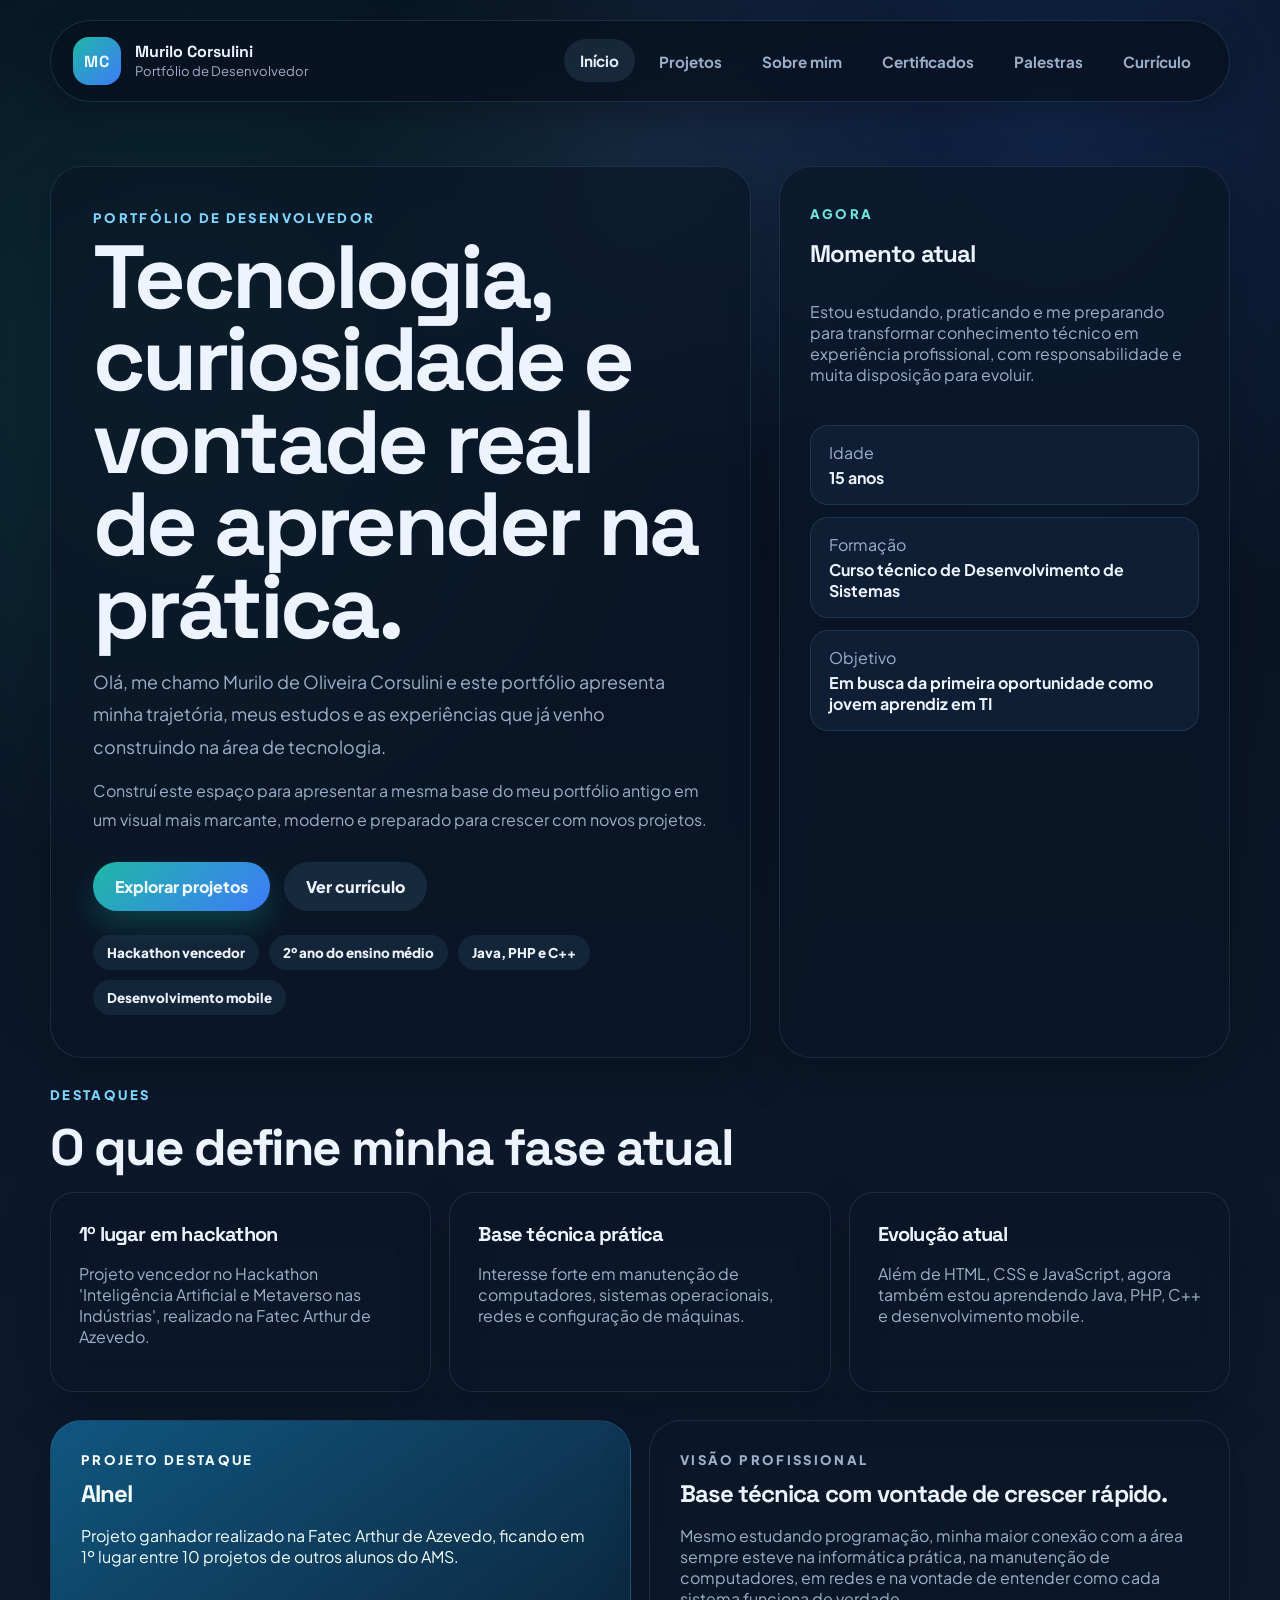
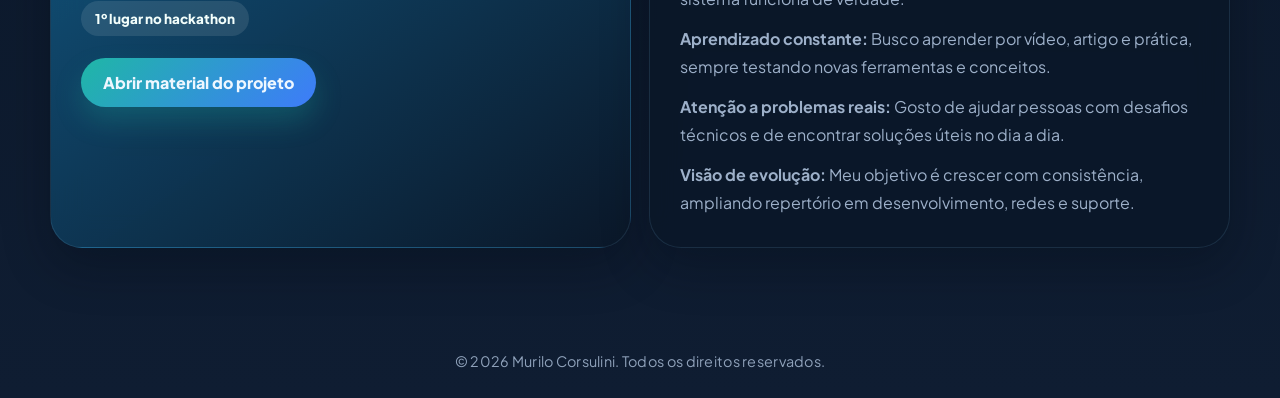
<file: index.html>
<!DOCTYPE html>
<html lang="pt-BR">
<head>
  <meta charset="UTF-8">
  <meta name="viewport" content="width=device-width, initial-scale=1.0">
  <meta name="author" content="Murilo Corsulini">
  <meta name="copyright" content="Murilo Corsulini">
  <meta name="theme-color" content="#07111f">
  <meta name="color-scheme" content="dark">
  <meta name="robots" content="index, follow">
  <meta
    name="description"
    content="Portfólio de Murilo de Oliveira Corsulini, estudante de Desenvolvimento de Sistemas com foco em informática prática, manutenção e tecnologia."
  >
  <title>Murilo Corsulini | Portfólio</title>
  <link rel="preconnect" href="https://fonts.googleapis.com">
  <link rel="preconnect" href="https://fonts.gstatic.com" crossorigin>
  <link href="https://fonts.googleapis.com/css2?family=Plus+Jakarta+Sans:wght@400;500;700;800&family=Space+Grotesk:wght@500;700&display=swap" rel="stylesheet">
  <link rel="stylesheet" href="styles.css">
</head>
<body data-page="home">
  <div class="spotlight" aria-hidden="true"></div>
  <div class="site-shell">
    <header class="site-header" data-site-header></header>
    <main class="page-root" data-page-root>
      <noscript class="noscript-banner">Ative o JavaScript para visualizar este portfólio completo.</noscript>
    </main>
    <footer class="site-footer" data-site-footer></footer>
  </div>
  <script src="content.js"></script>
  <script src="script.js"></script>
</body>
</html>
</file>
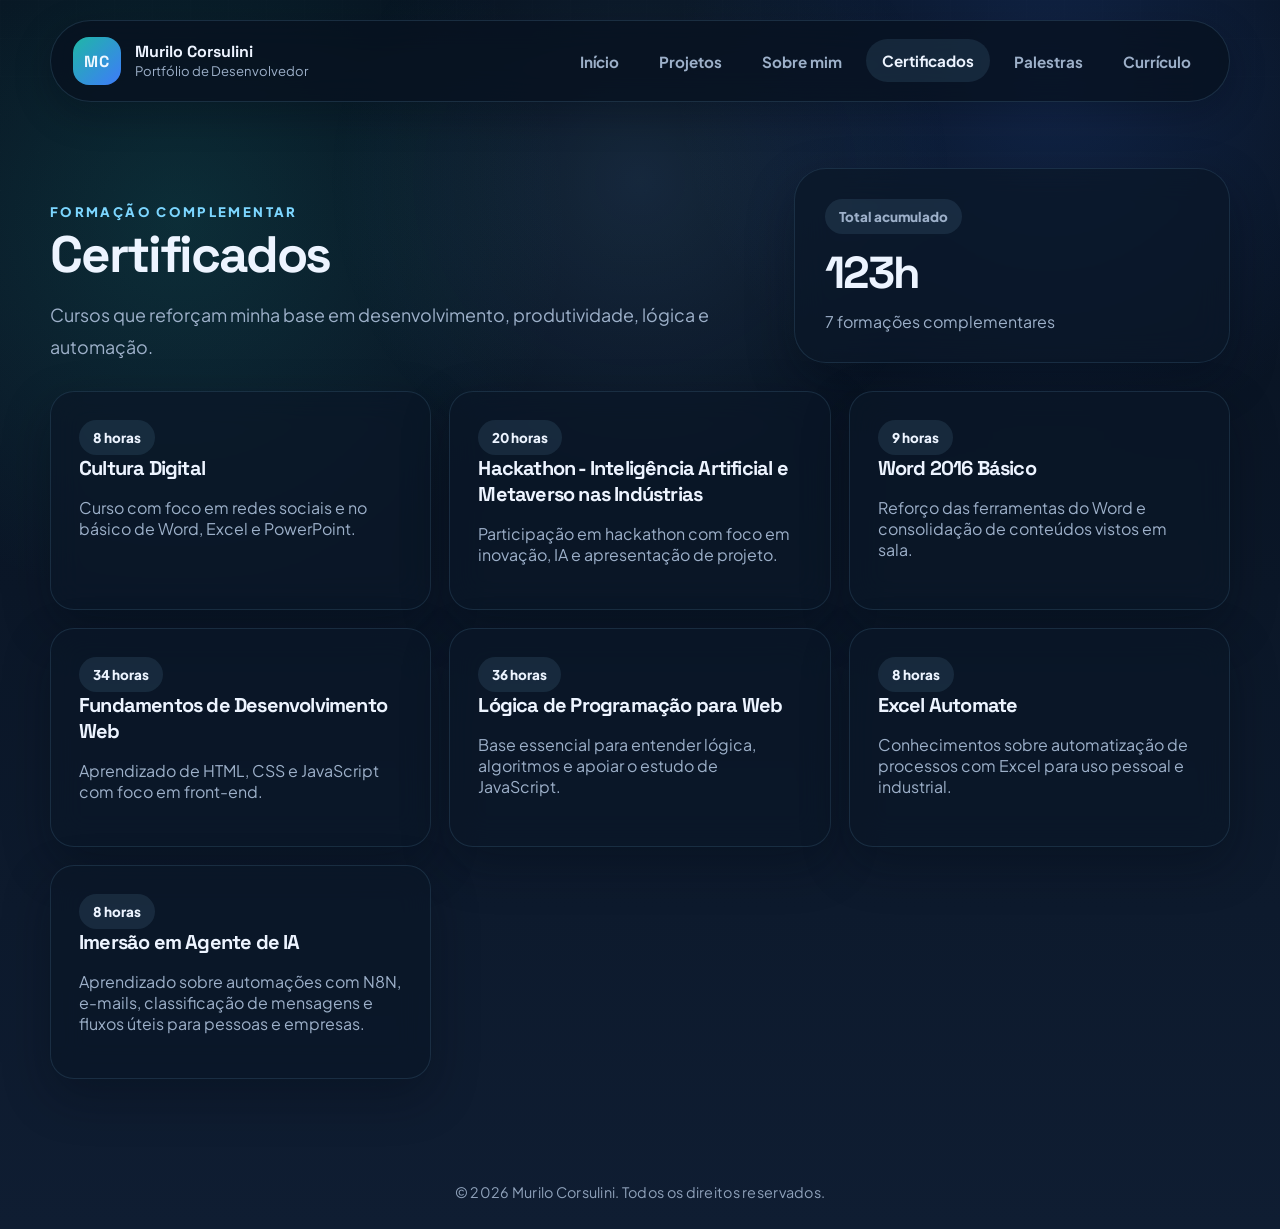
<file: certificados.html>
<!DOCTYPE html>
<html lang="pt-BR">
<head>
  <meta charset="UTF-8">
  <meta name="viewport" content="width=device-width, initial-scale=1.0">
  <meta name="author" content="Murilo Corsulini">
  <meta name="copyright" content="Murilo Corsulini">
  <meta name="theme-color" content="#07111f">
  <meta name="color-scheme" content="dark">
  <meta name="robots" content="index, follow">
  <meta
    name="description"
    content="Certificados e formações complementares de Murilo Corsulini em desenvolvimento web, lógica, IA e produtividade."
  >
  <title>Certificados | Murilo Corsulini</title>
  <link rel="preconnect" href="https://fonts.googleapis.com">
  <link rel="preconnect" href="https://fonts.gstatic.com" crossorigin>
  <link href="https://fonts.googleapis.com/css2?family=Plus+Jakarta+Sans:wght@400;500;700;800&family=Space+Grotesk:wght@500;700&display=swap" rel="stylesheet">
  <link rel="stylesheet" href="styles.css">
</head>
<body data-page="certificates">
  <div class="spotlight" aria-hidden="true"></div>
  <div class="site-shell">
    <header class="site-header" data-site-header></header>
    <main class="page-root" data-page-root>
      <noscript class="noscript-banner">Ative o JavaScript para visualizar este portfólio completo.</noscript>
    </main>
    <footer class="site-footer" data-site-footer></footer>
  </div>
  <script src="content.js"></script>
  <script src="script.js"></script>
</body>
</html>
</file>
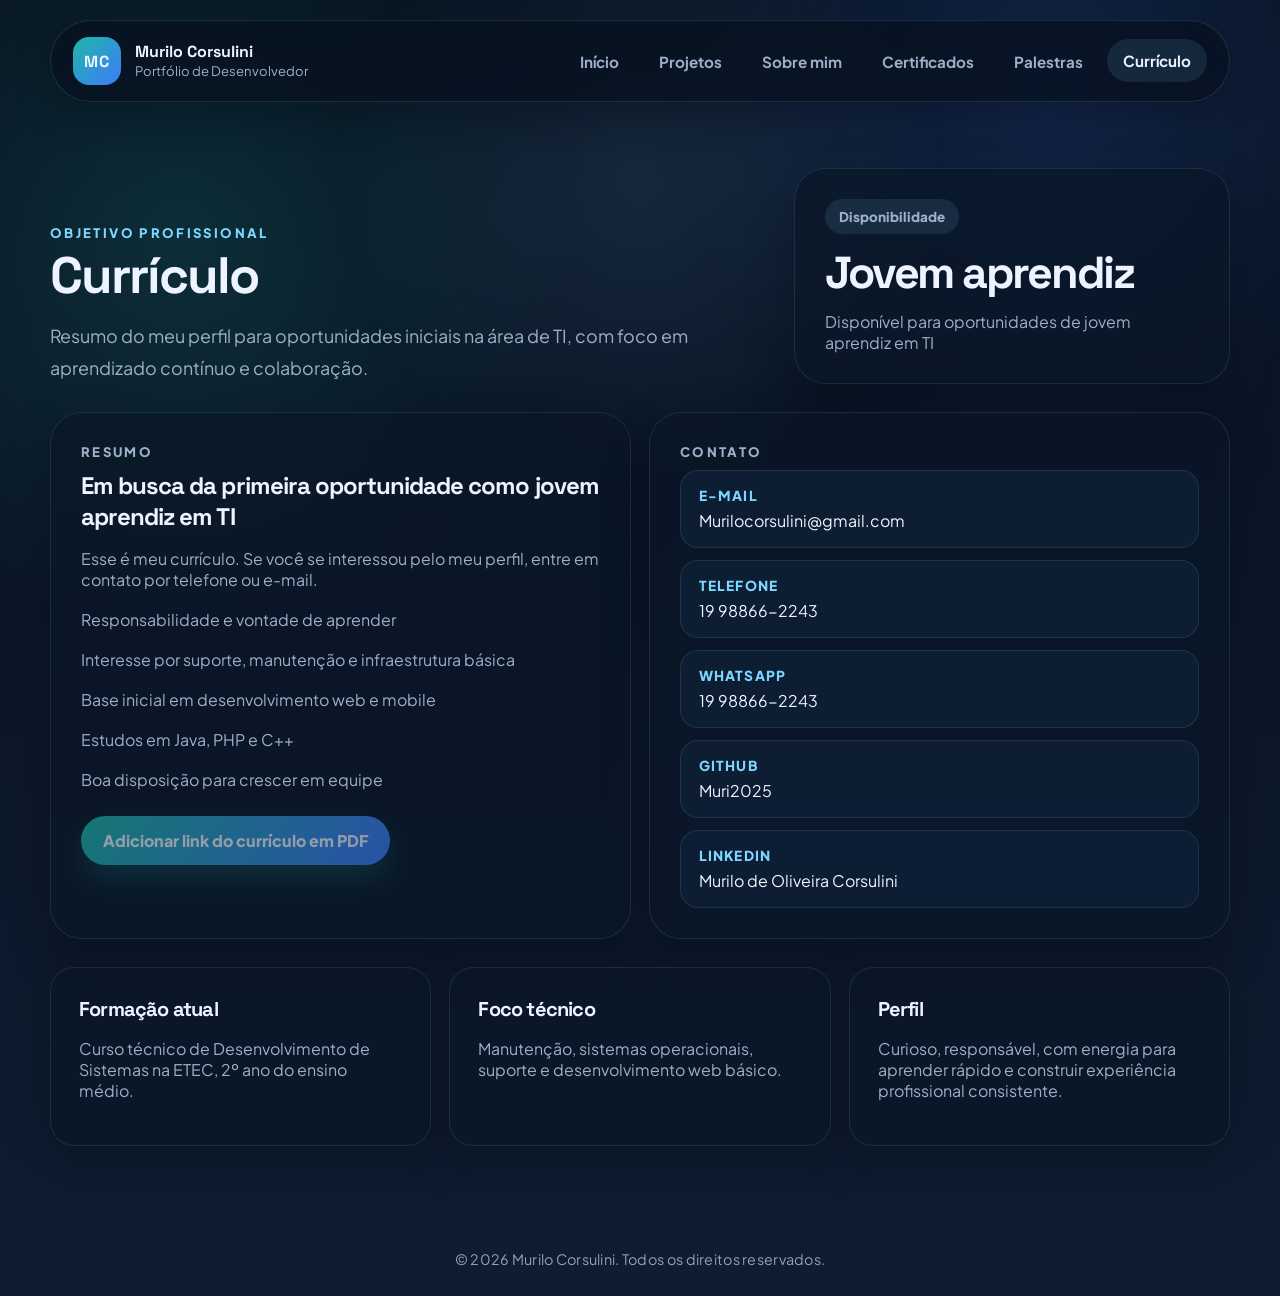
<file: curriculo.html>
<!DOCTYPE html>
<html lang="pt-BR">
<head>
  <meta charset="UTF-8">
  <meta name="viewport" content="width=device-width, initial-scale=1.0">
  <meta name="author" content="Murilo Corsulini">
  <meta name="copyright" content="Murilo Corsulini">
  <meta name="theme-color" content="#07111f">
  <meta name="color-scheme" content="dark">
  <meta name="robots" content="index, follow">
  <meta
    name="description"
    content="Currículo e objetivos profissionais de Murilo Corsulini, com foco em jovem aprendiz na área de tecnologia."
  >
  <title>Currículo | Murilo Corsulini</title>
  <link rel="preconnect" href="https://fonts.googleapis.com">
  <link rel="preconnect" href="https://fonts.gstatic.com" crossorigin>
  <link href="https://fonts.googleapis.com/css2?family=Plus+Jakarta+Sans:wght@400;500;700;800&family=Space+Grotesk:wght@500;700&display=swap" rel="stylesheet">
  <link rel="stylesheet" href="styles.css">
</head>
<body data-page="resume">
  <div class="spotlight" aria-hidden="true"></div>
  <div class="site-shell">
    <header class="site-header" data-site-header></header>
    <main class="page-root" data-page-root>
      <noscript class="noscript-banner">Ative o JavaScript para visualizar este portfólio completo.</noscript>
    </main>
    <footer class="site-footer" data-site-footer></footer>
  </div>
  <script src="content.js"></script>
  <script src="script.js"></script>
</body>
</html>
</file>
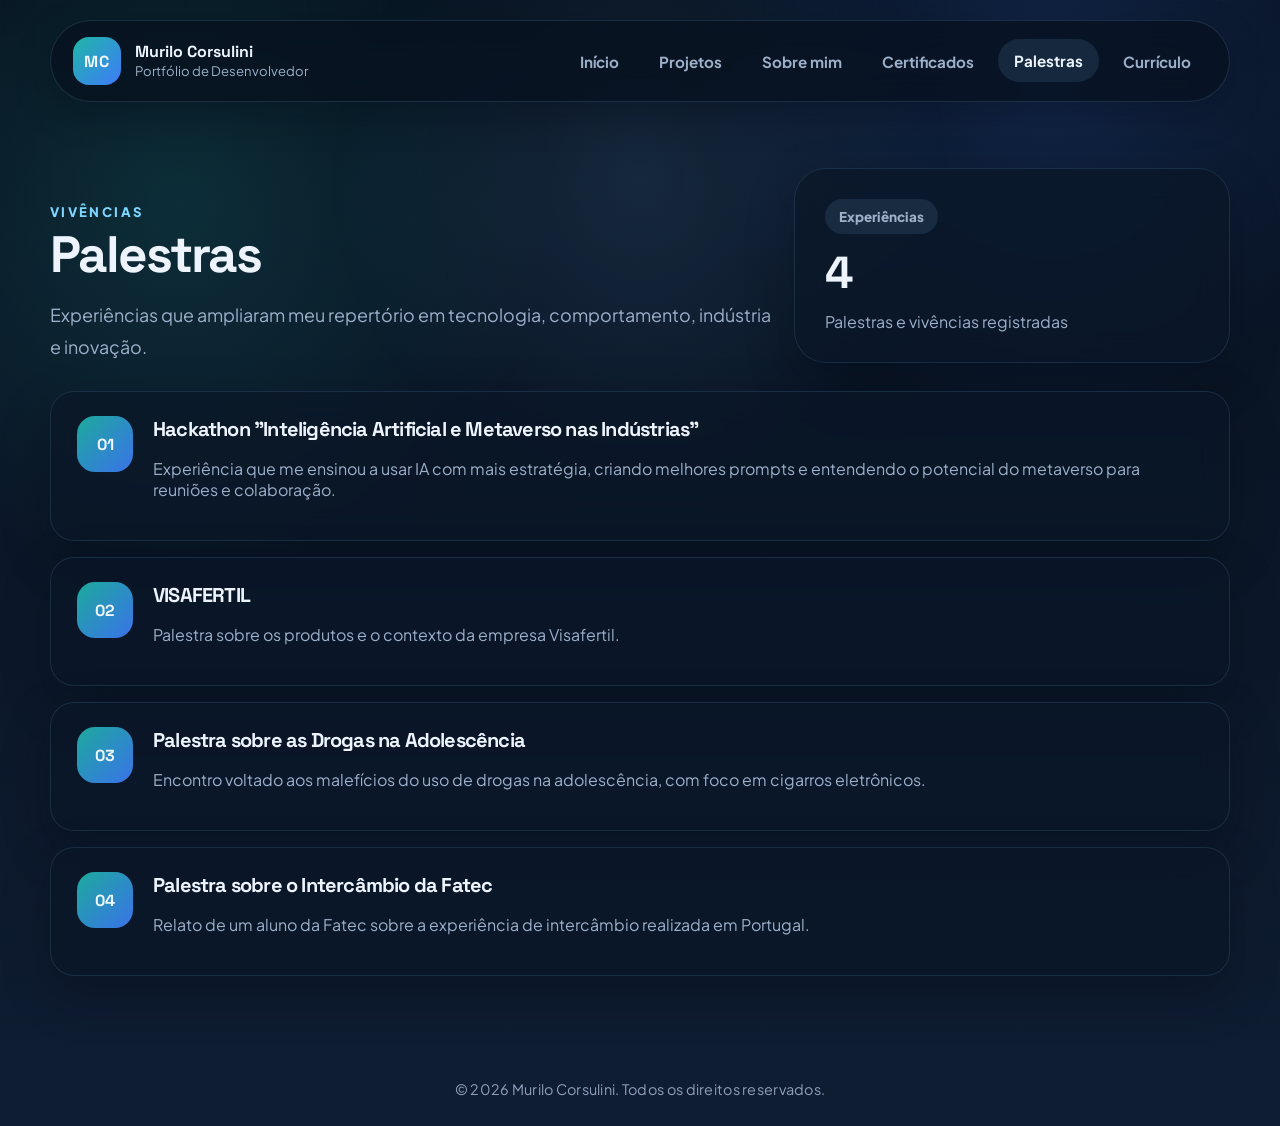
<file: palestras.html>
<!DOCTYPE html>
<html lang="pt-BR">
<head>
  <meta charset="UTF-8">
  <meta name="viewport" content="width=device-width, initial-scale=1.0">
  <meta name="author" content="Murilo Corsulini">
  <meta name="copyright" content="Murilo Corsulini">
  <meta name="theme-color" content="#07111f">
  <meta name="color-scheme" content="dark">
  <meta name="robots" content="index, follow">
  <meta
    name="description"
    content="Palestras e experiências que contribuíram para a formação de Murilo Corsulini em tecnologia, IA e desenvolvimento pessoal."
  >
  <title>Palestras | Murilo Corsulini</title>
  <link rel="preconnect" href="https://fonts.googleapis.com">
  <link rel="preconnect" href="https://fonts.gstatic.com" crossorigin>
  <link href="https://fonts.googleapis.com/css2?family=Plus+Jakarta+Sans:wght@400;500;700;800&family=Space+Grotesk:wght@500;700&display=swap" rel="stylesheet">
  <link rel="stylesheet" href="styles.css">
</head>
<body data-page="talks">
  <div class="spotlight" aria-hidden="true"></div>
  <div class="site-shell">
    <header class="site-header" data-site-header></header>
    <main class="page-root" data-page-root>
      <noscript class="noscript-banner">Ative o JavaScript para visualizar este portfólio completo.</noscript>
    </main>
    <footer class="site-footer" data-site-footer></footer>
  </div>
  <script src="content.js"></script>
  <script src="script.js"></script>
</body>
</html>
</file>
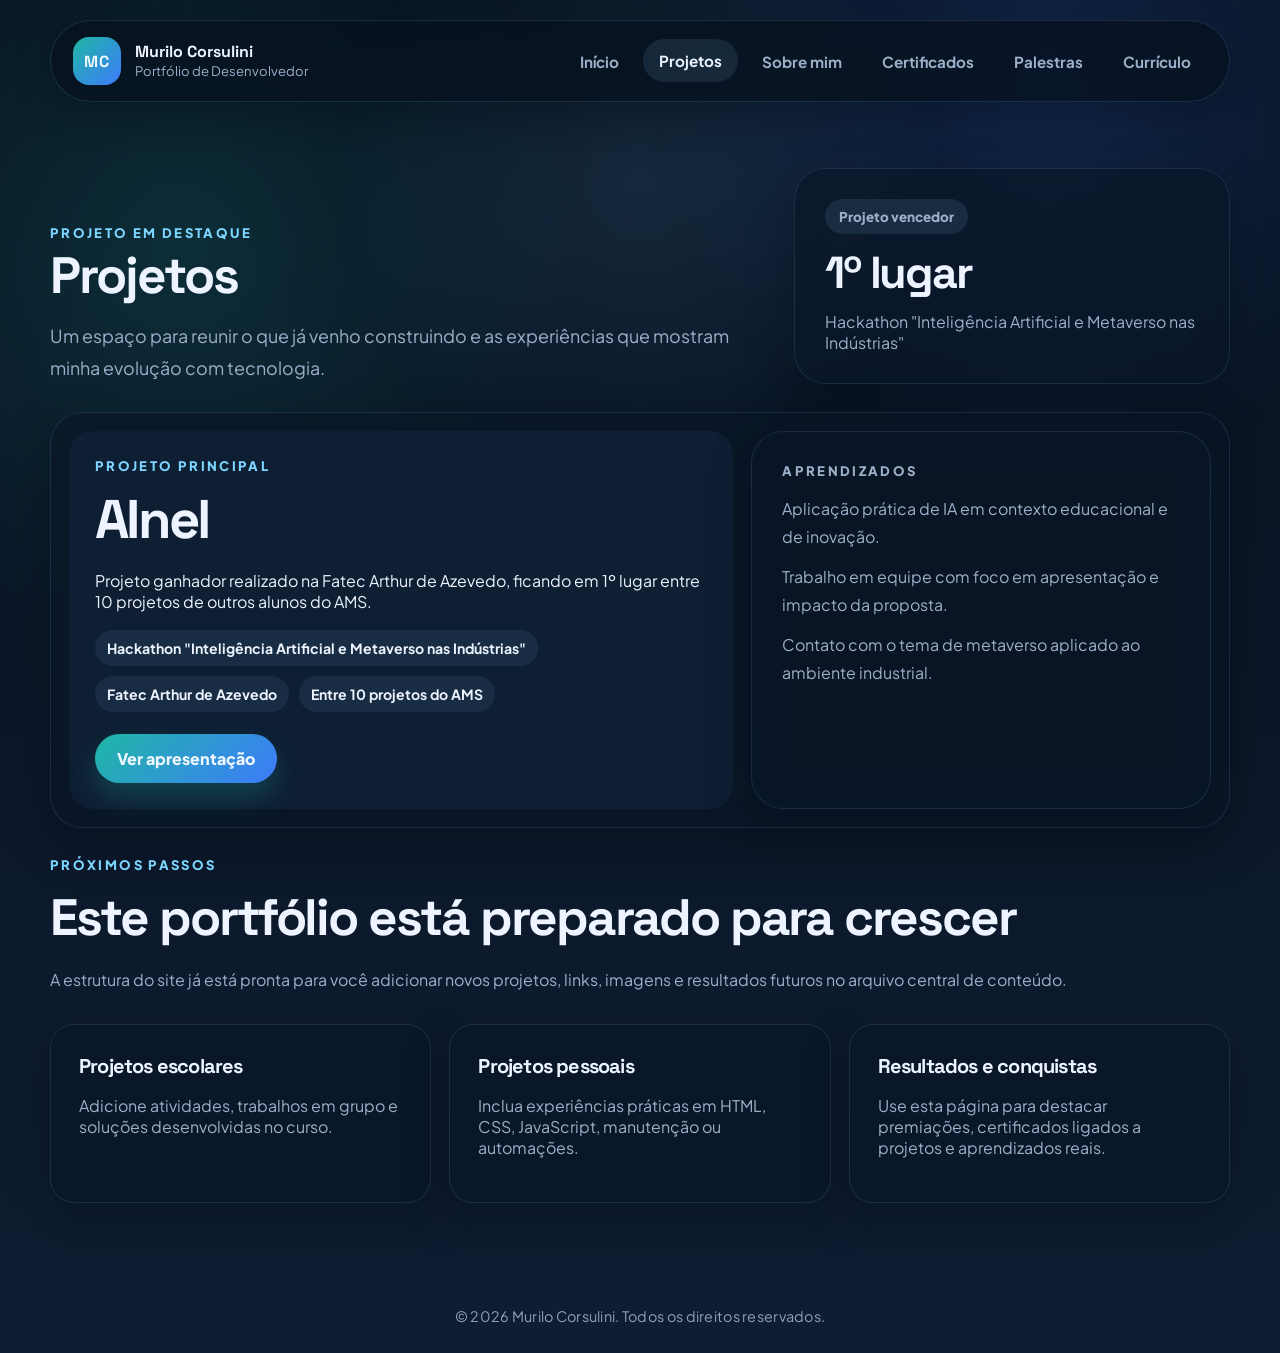
<file: projetos.html>
<!DOCTYPE html>
<html lang="pt-BR">
<head>
  <meta charset="UTF-8">
  <meta name="viewport" content="width=device-width, initial-scale=1.0">
  <meta name="author" content="Murilo Corsulini">
  <meta name="copyright" content="Murilo Corsulini">
  <meta name="theme-color" content="#07111f">
  <meta name="color-scheme" content="dark">
  <meta name="robots" content="index, follow">
  <meta
    name="description"
    content="Projetos desenvolvidos por Murilo Corsulini, incluindo o projeto vencedor do Hackathon de Inteligência Artificial e Metaverso."
  >
  <title>Projetos | Murilo Corsulini</title>
  <link rel="preconnect" href="https://fonts.googleapis.com">
  <link rel="preconnect" href="https://fonts.gstatic.com" crossorigin>
  <link href="https://fonts.googleapis.com/css2?family=Plus+Jakarta+Sans:wght@400;500;700;800&family=Space+Grotesk:wght@500;700&display=swap" rel="stylesheet">
  <link rel="stylesheet" href="styles.css">
</head>
<body data-page="projects">
  <div class="spotlight" aria-hidden="true"></div>
  <div class="site-shell">
    <header class="site-header" data-site-header></header>
    <main class="page-root" data-page-root>
      <noscript class="noscript-banner">Ative o JavaScript para visualizar este portfólio completo.</noscript>
    </main>
    <footer class="site-footer" data-site-footer></footer>
  </div>
  <script src="content.js"></script>
  <script src="script.js"></script>
</body>
</html>
</file>
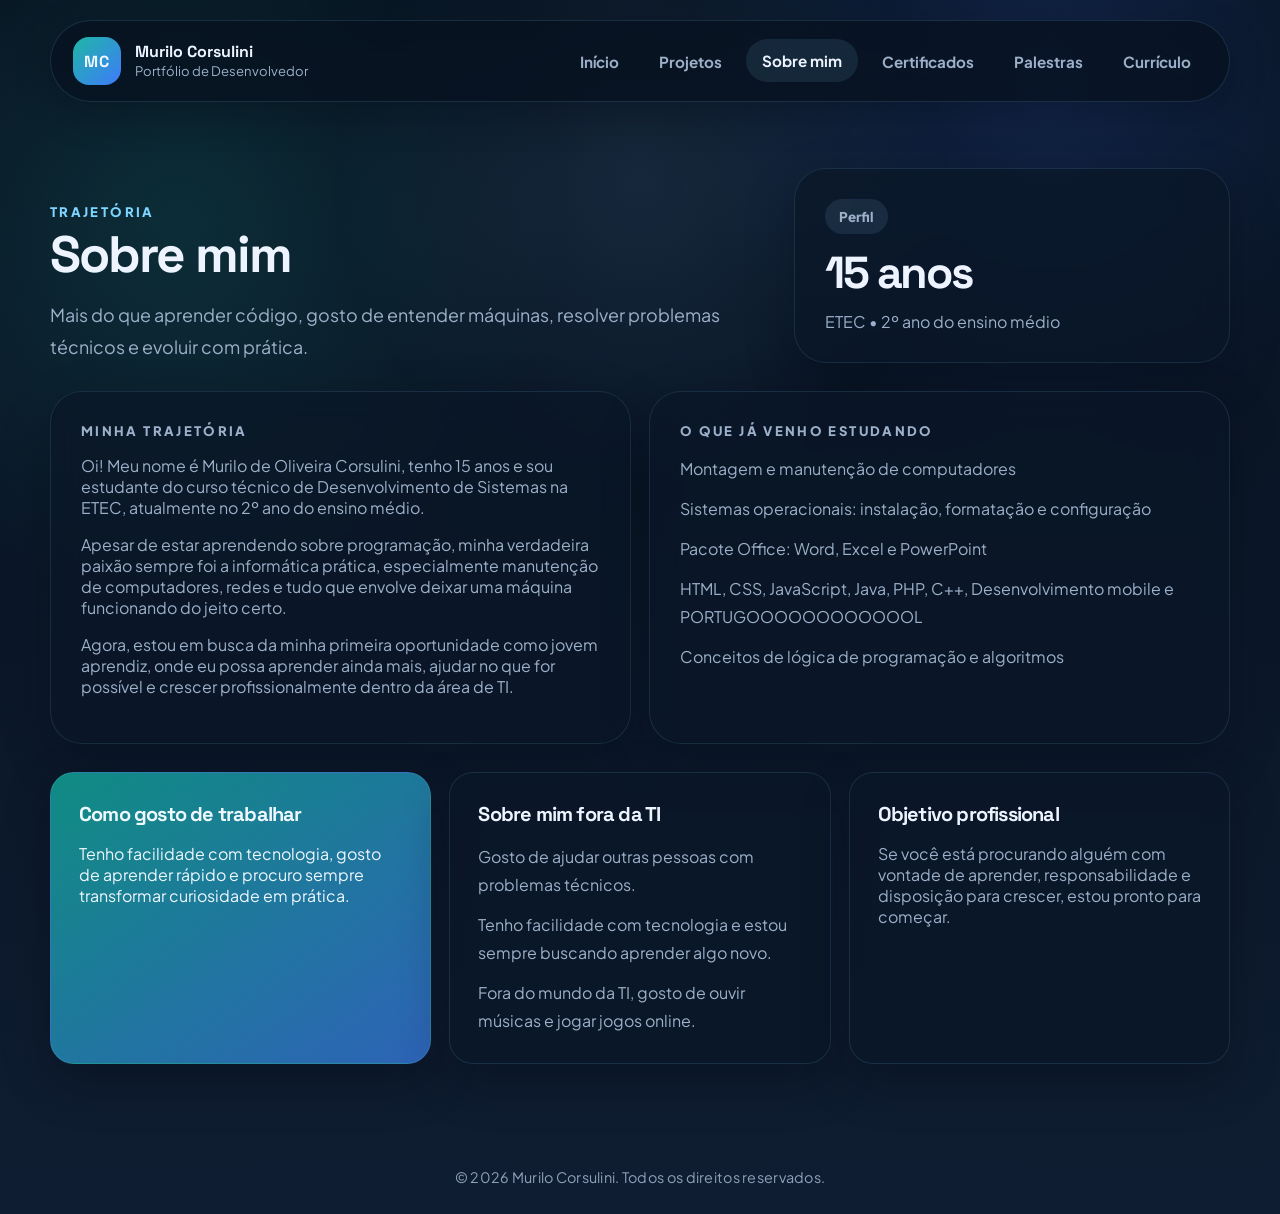
<file: sobre.html>
<!DOCTYPE html>
<html lang="pt-BR">
<head>
  <meta charset="UTF-8">
  <meta name="viewport" content="width=device-width, initial-scale=1.0">
  <meta name="author" content="Murilo Corsulini">
  <meta name="copyright" content="Murilo Corsulini">
  <meta name="theme-color" content="#07111f">
  <meta name="color-scheme" content="dark">
  <meta name="robots" content="index, follow">
  <meta
    name="description"
    content="Conheça mais sobre Murilo Corsulini, sua trajetória, estudos em TI e foco em manutenção, redes e desenvolvimento."
  >
  <title>Sobre Mim | Murilo Corsulini</title>
  <link rel="preconnect" href="https://fonts.googleapis.com">
  <link rel="preconnect" href="https://fonts.gstatic.com" crossorigin>
  <link href="https://fonts.googleapis.com/css2?family=Plus+Jakarta+Sans:wght@400;500;700;800&family=Space+Grotesk:wght@500;700&display=swap" rel="stylesheet">
  <link rel="stylesheet" href="styles.css">
</head>
<body data-page="about">
  <div class="spotlight" aria-hidden="true"></div>
  <div class="site-shell">
    <header class="site-header" data-site-header></header>
    <main class="page-root" data-page-root>
      <noscript class="noscript-banner">Ative o JavaScript para visualizar este portfólio completo.</noscript>
    </main>
    <footer class="site-footer" data-site-footer></footer>
  </div>
  <script src="content.js"></script>
  <script src="script.js"></script>
</body>
</html>
</file>
<file: styles.css>
:root {
  --bg-top: #07111f;
  --bg-mid: #0b1728;
  --bg-bottom: #0f1d32;
  --surface: rgba(11, 23, 40, 0.72);
  --surface-strong: rgba(15, 29, 50, 0.92);
  --surface-accent: linear-gradient(145deg, rgba(17, 150, 139, 0.92), rgba(49, 108, 198, 0.9));
  --text: #edf4ff;
  --muted: #9db0c9;
  --line: rgba(155, 180, 214, 0.14);
  --shadow: 0 24px 80px rgba(2, 8, 18, 0.42);
  --shadow-soft: 0 18px 48px rgba(2, 8, 18, 0.32);
  --accent: #3e7bfa;
  --accent-strong: #1fb7a6;
  --accent-alt: #8fd6ff;
  --accent-gold: #5bb8ff;
  --max-width: 1180px;
  --radius-xl: 32px;
  --radius-lg: 24px;
  --radius-md: 18px;
}

* {
  box-sizing: border-box;
}

html {
  scroll-behavior: smooth;
}

body {
  margin: 0;
  min-height: 100vh;
  color: var(--text);
  font-family: "Plus Jakarta Sans", sans-serif;
  background:
    radial-gradient(circle at 14% 18%, rgba(31, 183, 166, 0.16), transparent 26%),
    radial-gradient(circle at 82% 6%, rgba(62, 123, 250, 0.18), transparent 24%),
    linear-gradient(180deg, var(--bg-top) 0%, var(--bg-mid) 48%, var(--bg-bottom) 100%);
  overflow-x: hidden;
}

body::before {
  content: "";
  position: fixed;
  inset: 0;
  pointer-events: none;
  background-image:
    linear-gradient(rgba(255, 255, 255, 0.04) 1px, transparent 1px),
    linear-gradient(90deg, rgba(255, 255, 255, 0.04) 1px, transparent 1px);
  background-size: 38px 38px;
  mask-image: linear-gradient(180deg, rgba(0, 0, 0, 0.4), transparent 70%);
  opacity: 0.5;
}

.spotlight {
  position: fixed;
  inset: 0;
  pointer-events: none;
  background: radial-gradient(460px circle at var(--pointer-x, 50%) var(--pointer-y, 20%), rgba(120, 197, 255, 0.12), transparent 68%);
  z-index: 0;
}

a {
  color: inherit;
  text-decoration: none;
}

button,
input,
textarea,
select {
  font: inherit;
}

.site-shell {
  position: relative;
  z-index: 1;
}

.site-header {
  position: sticky;
  top: 0;
  z-index: 20;
  padding: 20px 20px 0;
}

.header-inner,
.footer-inner,
.page-root {
  width: min(var(--max-width), calc(100% - 32px));
  margin: 0 auto;
}

.header-inner {
  display: flex;
  align-items: center;
  justify-content: space-between;
  gap: 24px;
  padding: 16px 22px;
  border: 1px solid rgba(143, 214, 255, 0.14);
  border-radius: 999px;
  background: rgba(7, 17, 31, 0.78);
  backdrop-filter: blur(16px);
  box-shadow: 0 12px 36px rgba(2, 8, 18, 0.28);
}

.brand-mark {
  display: inline-flex;
  align-items: center;
  gap: 14px;
  min-width: 0;
}

.brand-badge {
  display: inline-grid;
  place-items: center;
  width: 48px;
  height: 48px;
  border-radius: 16px;
  background: linear-gradient(135deg, var(--accent-strong), var(--accent));
  color: #eef7ff;
  font-family: "Space Grotesk", sans-serif;
  font-size: 1rem;
  font-weight: 800;
  letter-spacing: 0.08em;
}

.brand-text {
  display: grid;
  gap: 2px;
}

.brand-text strong {
  font-family: "Space Grotesk", sans-serif;
  font-size: 1rem;
  line-height: 1;
}

.brand-text small {
  color: var(--muted);
  font-size: 0.82rem;
}

.site-nav {
  display: flex;
  align-items: center;
  gap: 8px;
  flex-wrap: wrap;
}

.site-nav a {
  padding: 12px 16px;
  border-radius: 999px;
  color: var(--muted);
  font-size: 0.95rem;
  font-weight: 700;
  transition: background-color 180ms ease, color 180ms ease, transform 180ms ease;
}

.site-nav a:hover,
.site-nav a:focus-visible,
.site-nav a.is-active {
  color: var(--text);
  background: rgba(143, 214, 255, 0.1);
  transform: translateY(-1px);
}

.menu-button {
  display: none;
  align-items: center;
  justify-content: center;
  flex-direction: column;
  gap: 5px;
  width: 46px;
  height: 46px;
  border: 0;
  border-radius: 16px;
  background: rgba(143, 214, 255, 0.1);
  cursor: pointer;
}

.menu-button span {
  width: 18px;
  height: 2px;
  border-radius: 999px;
  background: var(--text);
}

.page-root {
  display: grid;
  gap: 28px;
  padding: 32px 0 96px;
}

.hero,
.page-hero,
.section {
  position: relative;
}

.hero {
  display: grid;
  grid-template-columns: minmax(0, 1.4fr) minmax(320px, 0.9fr);
  gap: 28px;
  align-items: stretch;
  padding-top: 32px;
}

.hero-copy,
.panel,
.info-card,
.timeline-card,
.project-showcase {
  border: 1px solid rgba(143, 214, 255, 0.12);
  background: var(--surface);
  backdrop-filter: blur(16px);
  box-shadow: var(--shadow-soft);
}

.hero-copy {
  padding: 42px;
  border-radius: var(--radius-xl);
}

.hero-copy h1,
.page-hero h1,
.section-heading h2,
.panel h2,
.info-card h3,
.timeline-card h3,
.footer-inner h2 {
  margin: 0;
  font-family: "Space Grotesk", sans-serif;
  letter-spacing: -0.04em;
}

.hero-copy h1 {
  max-width: 12ch;
  font-size: clamp(3.2rem, 7vw, 6rem);
  line-height: 0.92;
  margin-top: 10px;
}

.eyebrow {
  margin: 0 0 10px;
  color: #7cd6ff;
  font-size: 0.82rem;
  font-weight: 800;
  letter-spacing: 0.18em;
  text-transform: uppercase;
}

.lead,
.supporting-text,
.panel p,
.info-card p,
.timeline-card p,
.section-copy,
.footer-copy,
.bullet-list,
.metric-list,
.contact-item,
.hero-float span {
  color: var(--muted);
}

.lead {
  margin: 18px 0 0;
  max-width: 62ch;
  font-size: 1.12rem;
  line-height: 1.8;
}

.supporting-text {
  margin: 14px 0 0;
  max-width: 58ch;
  line-height: 1.8;
}

.action-row {
  display: flex;
  flex-wrap: wrap;
  gap: 14px;
  margin-top: 28px;
}

.action-row.compact {
  margin-top: 22px;
}

.button {
  display: inline-flex;
  align-items: center;
  justify-content: center;
  gap: 8px;
  padding: 14px 22px;
  border-radius: 999px;
  background: linear-gradient(135deg, var(--accent-strong), var(--accent));
  color: #eef7ff;
  font-weight: 800;
  box-shadow: 0 14px 28px rgba(31, 183, 166, 0.24);
  transition: transform 180ms ease, box-shadow 180ms ease, opacity 180ms ease;
}

.button:hover,
.button:focus-visible {
  transform: translateY(-2px);
  box-shadow: 0 18px 32px rgba(31, 183, 166, 0.32);
}

.button-secondary {
  background: rgba(143, 214, 255, 0.1);
  color: var(--text);
  box-shadow: none;
}

.button-disabled {
  opacity: 0.6;
  cursor: not-allowed;
}

.tag-row {
  display: flex;
  flex-wrap: wrap;
  gap: 10px;
  margin-top: 24px;
}

.tag,
.achievement-chip,
.hours-pill,
.float-label {
  display: inline-flex;
  align-items: center;
  gap: 8px;
  width: fit-content;
  padding: 9px 14px;
  border-radius: 999px;
  font-size: 0.84rem;
  font-weight: 800;
}

.tag {
  background: rgba(143, 214, 255, 0.08);
  color: var(--text);
}

.panel {
  padding: 30px;
  border-radius: var(--radius-xl);
}

.hero-panel {
  display: grid;
  align-content: start;
  gap: 16px;
  padding-top: 38px;
}

.panel-kicker {
  color: #6de8db;
  font-size: 0.82rem;
  font-weight: 800;
  letter-spacing: 0.16em;
  text-transform: uppercase;
}

.metric-list,
.bullet-list,
.contact-list,
.footer-links {
  margin: 0;
  padding: 0;
  list-style: none;
}

.metric-list {
  display: grid;
  gap: 12px;
  margin-top: 8px;
}

.metric-list li {
  display: flex;
  flex-direction: column;
  gap: 4px;
  padding: 16px 18px;
  border-radius: var(--radius-md);
  background: rgba(17, 33, 56, 0.82);
  border: 1px solid rgba(143, 214, 255, 0.12);
}

.metric-list strong,
.hero-float strong,
.contact-item a,
.contact-item strong {
  color: var(--text);
}

.metric-list strong {
  font-size: 1rem;
}

.section {
  display: grid;
  gap: 18px;
}

.section-heading {
  display: grid;
  gap: 10px;
}

.section-heading h2,
.page-hero h1 {
  font-size: clamp(2.2rem, 4vw, 3.7rem);
  line-height: 0.98;
}

.card-grid,
.certificate-grid {
  display: grid;
  grid-template-columns: repeat(3, minmax(0, 1fr));
  gap: 18px;
}

.info-card {
  padding: 28px;
  border-radius: var(--radius-lg);
}

.info-card h3,
.timeline-card h3 {
  font-size: 1.25rem;
  margin-bottom: 10px;
}

.emphasis-card {
  background: var(--surface-accent);
  color: #eff8ff;
}

.emphasis-card p,
.emphasis-card h3 {
  color: #eff8ff;
}

.split-layout {
  display: grid;
  grid-template-columns: repeat(2, minmax(0, 1fr));
  gap: 18px;
}

.accent-panel {
  background: linear-gradient(145deg, rgba(18, 92, 135, 0.92), rgba(11, 23, 40, 0.96));
  color: #eff8ff;
}

.accent-panel .eyebrow,
.accent-panel p,
.accent-panel h2,
.accent-panel .achievement-chip {
  color: #f3fffc;
}

.achievement-chip {
  margin-top: 18px;
  background: rgba(255, 255, 255, 0.1);
}

.page-hero {
  display: grid;
  grid-template-columns: minmax(0, 1.25fr) minmax(280px, 0.75fr);
  gap: 18px;
  align-items: end;
  padding-top: 34px;
}

.hero-side-panel {
  min-height: 100%;
}

.hero-float {
  display: grid;
  gap: 10px;
}

.float-label,
.hours-pill {
  background: rgba(143, 214, 255, 0.1);
  color: var(--text);
}

.hero-float strong {
  font-family: "Space Grotesk", sans-serif;
  font-size: clamp(1.8rem, 4vw, 2.8rem);
  letter-spacing: -0.05em;
}

.project-showcase {
  display: grid;
  grid-template-columns: minmax(0, 1.3fr) minmax(280px, 0.9fr);
  gap: 18px;
  padding: 18px;
  border-radius: var(--radius-xl);
}

.project-copy,
.project-panel {
  height: 100%;
}

.project-copy {
  padding: 26px;
  border-radius: calc(var(--radius-xl) - 8px);
  background: rgba(17, 33, 56, 0.76);
}

.project-copy h2 {
  margin: 0;
  font-family: "Space Grotesk", sans-serif;
  font-size: clamp(2rem, 5vw, 3.4rem);
  letter-spacing: -0.05em;
}

.project-meta {
  display: flex;
  flex-wrap: wrap;
  gap: 10px;
  margin-top: 18px;
}

.project-meta span {
  padding: 9px 12px;
  border-radius: 999px;
  background: rgba(143, 214, 255, 0.08);
  color: var(--text);
  font-size: 0.88rem;
  font-weight: 700;
}

.timeline-list {
  display: grid;
  gap: 16px;
}

.timeline-card {
  display: grid;
  grid-template-columns: auto 1fr;
  gap: 20px;
  align-items: start;
  padding: 24px 26px;
  border-radius: var(--radius-lg);
}

.timeline-index {
  display: inline-grid;
  place-items: center;
  min-width: 56px;
  height: 56px;
  border-radius: 18px;
  background: linear-gradient(135deg, rgba(31, 183, 166, 0.92), rgba(62, 123, 250, 0.92));
  color: #eef7ff;
  font-family: "Space Grotesk", sans-serif;
  font-weight: 800;
}

.bullet-list {
  display: grid;
  gap: 12px;
  margin-top: 16px;
}

.bullet-list li {
  line-height: 1.75;
}

.contact-list {
  display: grid;
  gap: 12px;
  margin-top: 6px;
}

.contact-item {
  display: flex;
  flex-direction: column;
  gap: 6px;
  padding: 16px 18px;
  border-radius: var(--radius-md);
  background: rgba(17, 33, 56, 0.76);
  border: 1px solid rgba(143, 214, 255, 0.12);
}

.contact-item span {
  font-size: 0.86rem;
  font-weight: 800;
  letter-spacing: 0.08em;
  text-transform: uppercase;
  color: #7cd6ff;
}

.contact-item a,
.contact-item strong {
  font-size: 1rem;
}

.placeholder-text {
  opacity: 0.88;
}

.site-footer {
  padding: 0 20px 28px;
}

.footer-minimal {
  width: min(var(--max-width), calc(100% - 32px));
  margin: 0 auto;
  padding-top: 8px;
  text-align: center;
}

.footer-minimal p {
  margin: 0;
  color: var(--muted);
  font-size: 0.9rem;
  letter-spacing: 0.02em;
  opacity: 0.9;
}

.footer-inner {
  display: grid;
  grid-template-columns: minmax(0, 1.4fr) minmax(240px, 0.8fr);
  gap: 24px;
  padding: 30px;
  border: 1px solid rgba(255, 255, 255, 0.58);
  border-radius: var(--radius-xl);
  background: rgba(16, 37, 45, 0.94);
  box-shadow: var(--shadow);
}

.footer-inner h2,
.footer-copy,
.footer-links a {
  color: #f6fff9;
}

.footer-links {
  display: grid;
  align-content: start;
  gap: 10px;
}

.footer-links a {
  width: fit-content;
  opacity: 0.84;
  transition: opacity 180ms ease, transform 180ms ease;
}

.footer-links a:hover,
.footer-links a:focus-visible {
  opacity: 1;
  transform: translateX(3px);
}

.noscript-banner {
  display: block;
  padding: 20px;
  border-radius: var(--radius-lg);
  background: rgba(31, 183, 166, 0.12);
  color: var(--text);
  font-weight: 700;
}

.reveal {
  opacity: 0;
  transform: translateY(24px);
  transition: opacity 560ms ease, transform 560ms ease;
}

.reveal.is-visible {
  opacity: 1;
  transform: translateY(0);
}

@media (max-width: 1024px) {
  .hero,
  .page-hero,
  .project-showcase,
  .split-layout,
  .footer-inner,
  .card-grid,
  .certificate-grid {
    grid-template-columns: 1fr;
  }

  .hero-copy h1 {
    max-width: none;
  }
}

@media (max-width: 840px) {
  .site-header {
    padding-inline: 14px;
  }

  .header-inner,
  .footer-inner,
  .footer-minimal,
  .page-root {
    width: min(var(--max-width), calc(100% - 20px));
  }

  .header-inner {
    position: relative;
    padding: 14px 16px;
    border-radius: 28px;
  }

  .brand-text small {
    display: none;
  }

  .menu-button {
    display: inline-flex;
  }

  .site-nav {
    position: absolute;
    top: calc(100% + 12px);
    left: 0;
    right: 0;
    display: grid;
    gap: 8px;
    padding: 12px;
    border-radius: 24px;
    background: rgba(7, 17, 31, 0.98);
    border: 1px solid rgba(143, 214, 255, 0.14);
    box-shadow: 0 20px 40px rgba(2, 8, 18, 0.32);
    opacity: 0;
    pointer-events: none;
    transform: translateY(-10px);
    transition: opacity 180ms ease, transform 180ms ease;
  }

  .site-nav.is-open {
    opacity: 1;
    pointer-events: auto;
    transform: translateY(0);
  }

  .hero-copy,
  .panel,
  .info-card,
  .project-showcase {
    padding: 24px;
  }

  .hero-copy h1 {
    font-size: clamp(2.6rem, 11vw, 4rem);
  }
}

@media (max-width: 560px) {
  .site-header {
    padding-top: 14px;
  }

  .brand-mark {
    gap: 10px;
  }

  .brand-badge {
    width: 42px;
    height: 42px;
    border-radius: 14px;
  }

  .page-root {
    padding-bottom: 72px;
  }

  .hero,
  .page-hero {
    padding-top: 18px;
  }

  .lead,
  .supporting-text,
  .bullet-list li,
  .info-card p,
  .panel p {
    font-size: 0.98rem;
  }

  .timeline-card {
    grid-template-columns: 1fr;
  }
}
</file>
